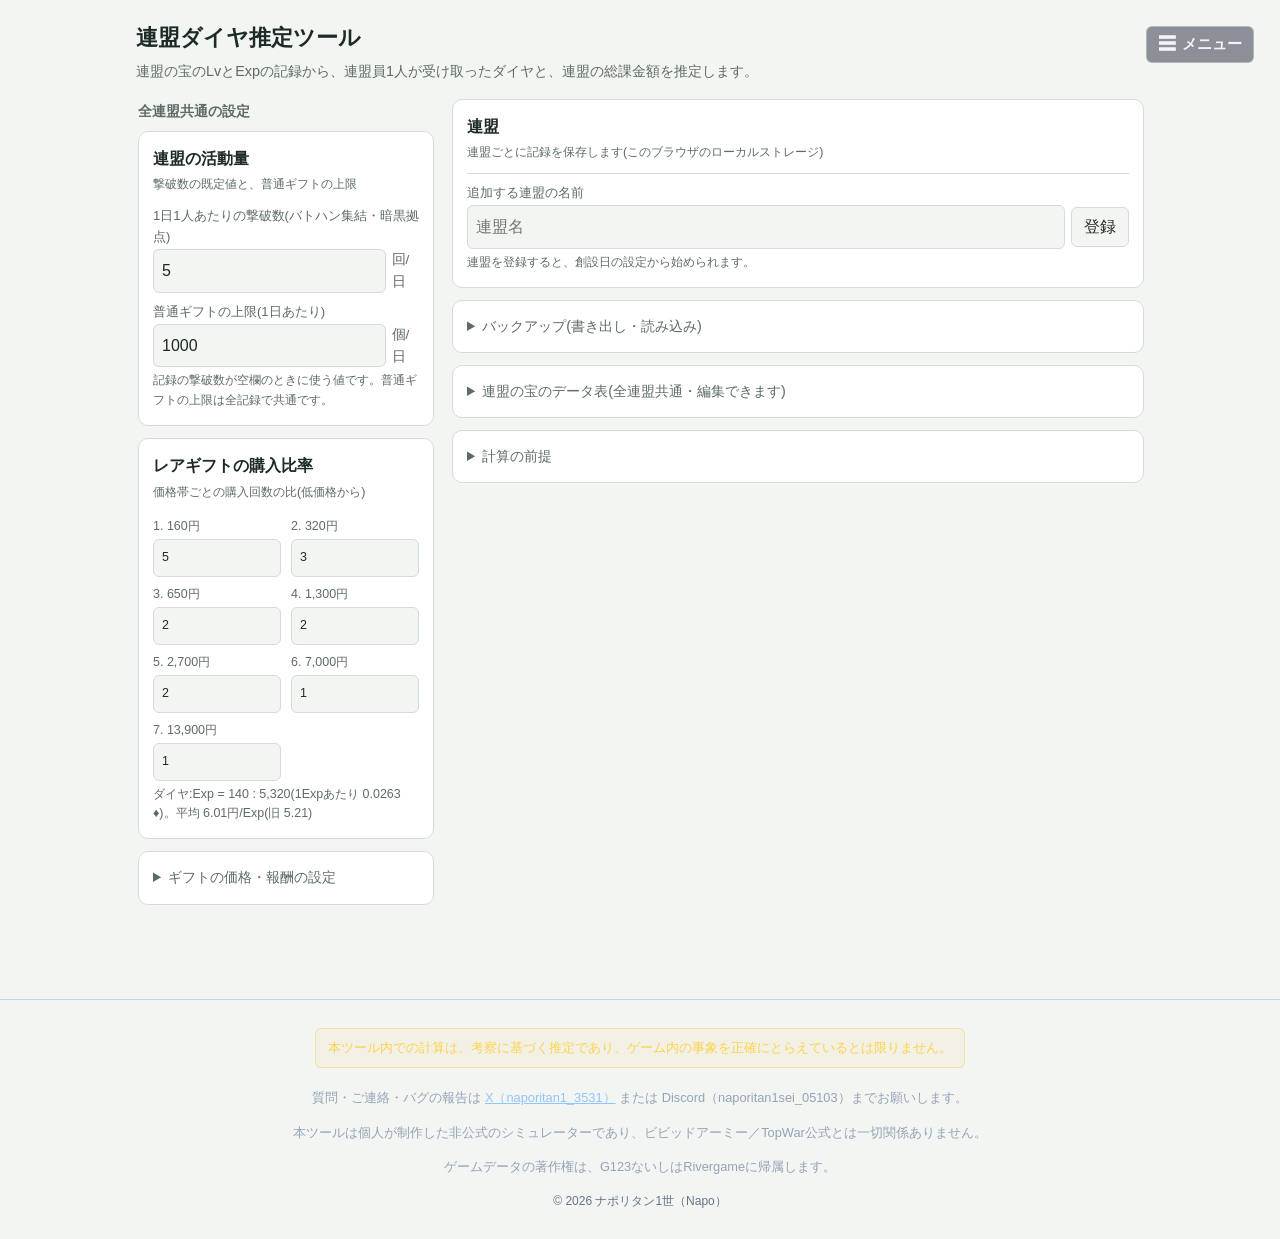
<file: index.html>
<!DOCTYPE html>
<html lang="ja">
<head>
<meta charset="utf-8">
<link rel="stylesheet" href="site-common.css">
<script src="site-common.js" defer></script>
<meta name="viewport" content="width=device-width, initial-scale=1, viewport-fit=cover">
<title>連盟ダイヤ推定ツール</title>
<style>
:root{--bg:#f3f5f2;--panel:#fff;--ink:#1d2a26;--sub:#5d6b66;--line:#d5dcd8;--acc:#0f6b5c;--acc2:#b4521f;--warn:#8a5a00;--warnbg:#fff4d6;--onacc:#fff;
box-sizing:border-box;padding-top:env(safe-area-inset-top,0px);padding-bottom:env(safe-area-inset-bottom,0px)}
@media (prefers-color-scheme:dark){:root:not([data-theme="light"]){--bg:#121815;--panel:#1b2420;--ink:#e6ede9;--sub:#9db0a8;--line:#2e3b36;--acc:#4fc3ad;--acc2:#f09a68;--warn:#f2c76a;--warnbg:#3a3116;--onacc:#0b1512}}
:root[data-theme="dark"]{--bg:#121815;--panel:#1b2420;--ink:#e6ede9;--sub:#9db0a8;--line:#2e3b36;--acc:#4fc3ad;--acc2:#f09a68;--warn:#f2c76a;--warnbg:#3a3116;--onacc:#0b1512}
html{scroll-padding-top:env(safe-area-inset-top,0px)}
*{box-sizing:border-box}
body{margin:0;background:var(--bg);color:var(--ink);font-family:"Noto Sans JP","Hiragino Sans","Yu Gothic",sans-serif;line-height:1.6}
main{max-width:1040px;margin:0 auto;padding:20px 16px 48px}
h1{font-size:1.4rem;margin:0 0 4px}
h2{font-size:1rem;margin:0 0 4px}
p.lead{margin:0 0 16px;color:var(--sub);font-size:.9rem}
.layout{display:grid;grid-template-columns:300px 1fr;gap:16px;align-items:start}
@media (max-width:820px){.layout{grid-template-columns:1fr}}
@media (min-width:821px){aside{position:sticky;top:12px;max-height:calc(100dvh - 24px);overflow-y:auto;padding:2px}}
.asidehd{margin:0 0 8px;font-size:.85rem;font-weight:700;color:var(--sub)}
.pop{border-top:1px solid var(--line);margin-top:10px}
#hRen:empty{display:none}
section,.card{background:var(--panel);border:1px solid var(--line);border-radius:10px;padding:14px;margin-bottom:12px}
.scope{font-size:.78rem;color:var(--sub);margin:0 0 10px}
label{display:block;font-size:.82rem;color:var(--sub);margin-top:8px}
.in{display:flex;align-items:center;gap:6px;margin-top:2px}
.in button{flex:none;white-space:nowrap}
.in span{color:var(--sub);font-size:.85rem;min-width:1.6em}
input,select,textarea{width:100%;padding:8px;font:inherit;color:var(--ink);background:var(--bg);border:1px solid var(--line);border-radius:6px}
textarea{font-size:.8rem;resize:vertical}
input:focus-visible,select:focus-visible,textarea:focus-visible,button:focus-visible,summary:focus-visible{outline:2px solid var(--acc);outline-offset:1px}
.hint{font-size:.78rem;color:var(--sub);margin:4px 0 0;min-height:1.2em}
.row{display:grid;grid-template-columns:repeat(auto-fit,minmax(210px,1fr));gap:12px}
.c{border-left:3px solid var(--line);padding-left:10px}
.c .k{font-size:.8rem;color:var(--sub)}
.c .v{font-size:1.4rem;font-weight:700;font-variant-numeric:tabular-nums}
.c .s{font-size:.8rem;color:var(--sub)}
.hero .c{border-left-width:5px}
.hero .v{font-size:2.4rem;line-height:1.2}
.hero .a{border-color:var(--acc)}.hero .a .v{color:var(--acc)}
.hero .b{border-color:var(--acc2)}.hero .b .v{color:var(--acc2)}
.bar{display:flex;height:10px;border-radius:5px;overflow:hidden;background:var(--line);margin:12px 0 4px}
.bar i{display:block;background:var(--acc)}.bar i+i{background:var(--acc2)}
.legend{font-size:.78rem;color:var(--sub);display:flex;justify-content:space-between}
.warn{background:var(--warnbg);color:var(--warn);border-radius:6px;padding:8px 12px;margin:0 0 12px;font-size:.85rem}
.scroll{overflow-x:auto}
table{border-collapse:collapse;width:100%;font-size:.85rem;font-variant-numeric:tabular-nums}
th,td{border-bottom:1px solid var(--line);padding:5px 6px;text-align:right;white-space:nowrap}
th:first-child,td:first-child{text-align:left;white-space:normal}
td:nth-child(2){color:var(--sub);font-size:.78rem;text-align:left}
td input{padding:4px 6px;min-width:96px;text-align:right}
#tbl td:nth-child(2),#tiers td:nth-child(2),#recTbl td:nth-child(2),#rTbl td:nth-child(2){text-align:right;color:inherit;font-size:inherit}
#recTbl td input[type="date"]{min-width:140px;text-align:left}
#recTbl td:last-child{text-align:center}
#recTbl td.tag{color:var(--sub);font-size:.8rem}
#recTbl tr.fd td{background:color-mix(in srgb,var(--acc) 8%,transparent)}
#rTbl td:first-child{white-space:nowrap}
#rTbl tr.dim td{opacity:.45}
.mix{display:grid;grid-template-columns:repeat(2,1fr);gap:4px 10px}
.mix label{margin-top:4px;font-size:.78rem}
button{font:inherit;padding:6px 12px;border:1px solid var(--line);border-radius:6px;background:var(--bg);color:var(--ink);cursor:pointer}
button:disabled{opacity:.5;cursor:not-allowed}
.rowbtn{padding:3px 8px;font-size:.8rem}
.sep{border-top:1px solid var(--line);margin:14px 0 0}
.btns{display:flex;gap:8px;flex-wrap:wrap;margin:10px 0 0}
details{margin-top:8px}
summary{cursor:pointer;color:var(--sub);font-size:.9rem}
ul.note{margin:8px 0 0;padding-left:1.2em;color:var(--sub);font-size:.8rem}
@media (max-width:820px){aside{order:2}}
</style>
</head>
<body>
<main>
<h1>連盟ダイヤ推定ツール</h1>
<p class="lead">連盟の宝のLvとExpの記録から、連盟員1人が受け取ったダイヤと、連盟の総課金額を推定します。</p>
<div class="layout">
<aside>
<p class="asidehd">全連盟共通の設定</p>
<section>
<h2>連盟の活動量</h2><p class="scope">撃破数の既定値と、普通ギフトの上限</p>
<label for="kill">1日1人あたりの撃破数(バトハン集結・暗黒拠点)</label><div class="in"><input type="number" id="kill" min="0" value="5"><span>回/日</span></div>
<label for="cap">普通ギフトの上限(1日あたり)</label><div class="in"><input type="number" id="cap" min="0" value="1000"><span>個/日</span></div>
<p class="hint">記録の撃破数が空欄のときに使う値です。普通ギフトの上限は全記録で共通です。</p>
</section>
<section>
<h2>レアギフトの購入比率</h2><p class="scope">価格帯ごとの購入回数の比(低価格から)</p>
<div class="mix" id="mix"></div>
<p class="hint" id="hMix"></p>
</section>
<details class="card">
<summary>ギフトの価格・報酬の設定</summary>
<div class="scroll"><table id="tiers"></table></div>
<label>価格改定日<div class="in"><input type="date" id="cut" value="2024-04-27"></div></label>
</details>
</aside>

<div>
<section>
<h2>連盟</h2><p class="scope">連盟ごとに記録を保存します(このブラウザのローカルストレージ)</p>
<div id="allyManage" hidden>
<div class="in"><select id="allySel" aria-label="登録済みの連盟"></select></div>
<div class="btns"><button type="button" id="allyRenBtn" aria-expanded="false">名前を変更</button><button type="button" id="allyAddBtn" aria-expanded="false">新しい連盟を追加</button><button type="button" id="allyDel">この連盟を削除</button></div>
</div>
<div id="renForm" class="pop" hidden>
<label for="allyName">新しい連盟名</label>
<div class="in"><input type="text" id="allyName" autocomplete="off"><button type="button" id="allyRen" disabled>変更</button><button type="button" id="renCancel">やめる</button></div>
</div>
<div id="addForm" class="pop" hidden>
<label for="newName">追加する連盟の名前</label>
<div class="in"><input type="text" id="newName" placeholder="連盟名" autocomplete="off"><button type="button" id="allyAdd">登録</button><button type="button" id="addCancel">やめる</button></div>
</div>
<p class="hint" id="hRen"></p>
<p class="hint" id="noAlly">連盟を登録すると、創設日の設定から始められます。</p>
</section>

<section id="foundCard" hidden>
<h2>創設日を設定</h2><p class="scope">まず連盟ができた日を入力してください。この日を累計Exp 0(連盟の宝Lv1・Exp 0)の起点にして、あとの記録と結びつけます</p>
<label for="fdIn">創設日</label><div class="in"><input type="date" id="fdIn"></div>
<label for="fmIn">創設時のアクティブ人数(任意)</label><div class="in"><input type="number" id="fmIn" min="1" step="1"><span>人</span></div>
<p class="hint">空欄のときは、最初の記録の人数を使います。</p>
<div class="btns"><button type="button" id="fdSet" disabled>創設日を設定</button></div>
</section>

<div id="recBody" hidden>
<section>
<h2>記録</h2><p class="scope">ある時点の連盟の宝のLvとExp(ゲーム画面の表示のまま)と、そのときのアクティブ人数（毎日ギフトを受け取ってる人数）を記録します。1行目は創設日で、累計Expは0です</p>
<div class="scroll"><table id="recTbl"></table></div>
<div class="btns"><button type="button" id="recAdd">記録を追加</button></div>
<p class="hint" id="recHint"></p>
</section>
<section>
<h2>推定する期間</h2><p class="scope">記録の日付から選ぶか、日付を指定します。指定した日が記録と記録のあいだにあるときは、前後の記録を直線で結んで推定します</p>
<div class="row">
<div><label for="pfSel">開始日</label><div class="in"><select id="pfSel"></select></div><div class="in"><input type="date" id="pf" hidden aria-label="開始日を指定"></div></div>
<div><label for="ptSel">終了日</label><div class="in"><select id="ptSel"></select></div><div class="in"><input type="date" id="pt" hidden aria-label="終了日を指定"></div></div>
</div>
<div class="btns"><button type="button" id="pAll">全期間にする</button></div>
<p class="hint" id="hPeriod"></p>
</section>
<div id="rWarns"></div>
<div class="row hero card" id="rHero"></div>
<section>
<h2>連盟員1人が受け取ったダイヤ</h2><p class="scope">推定期間の合計と、1日あたり</p>
<div class="row" id="rDia"></div>
<div class="bar" id="rBar"></div><div class="legend" id="rLegend"></div>
</section>
<section>
<h2>区間ごとの内訳</h2><p class="scope">記録と記録のあいだを1区間として計算し、推定期間に含まれる日数の分だけ表示しています。Exp・ダイヤは区間内で毎日同じペースで増えたものとして日割りします</p>
<div class="scroll"><table id="rTbl"></table></div>
</section>
</div>
<details class="card" id="bkBox"><summary>バックアップ(書き出し・読み込み)</summary>
<p class="scope">ローカルストレージはこのブラウザにだけ保存されます。別の端末へ移すときや、念のための控えに使えます</p>
<textarea id="bk" rows="5" aria-label="バックアップ用のテキスト" spellcheck="false"></textarea>
<div class="btns"><button type="button" id="bkOut">書き出す</button><button type="button" id="bkIn">この内容で置き換える</button></div>
<p class="hint" id="hBk"></p>
</details>

<details class="card"><summary>連盟の宝のデータ表(全連盟共通・編集できます)</summary>
<div class="scroll"><table id="tbl"></table></div>
<p><button id="add" type="button">レベルを追加</button></p></details>
<details class="card"><summary>計算の前提</summary>
<ul class="note">
<li>連盟の宝のLv1〜17 は vividarmy.net、Lv18〜23 は提供データです。カギとExpは 1:1 で貯まり、開封回数は「そのレベルで増えたExp ÷ 開封カギpt」で求めています。</li>
<li>普通ギフトは ダイヤなし・Expとカギが3ずつ。1日の個数は「人数×撃破数」を上限で頭打ちにし、全員が受け取るものとして計算しています。</li>
<li>レアギフトのダイヤ還元率と円/Expは、購入比率で重み付けした平均です。改定日は「それ以降」として新価格に含めます。</li>
<li>創設日は累計Exp 0(連盟の宝Lv1・Exp 0)の記録として扱います。創設日のアクティブ人数は空欄でもよく、その場合は最初の記録の人数を使います。</li>
<li>記録と記録のあいだ(区間)ごとに、人数と撃破数は両端の記録の平均値を使います。連盟の宝のダイヤは、区間の両端の累計Expから求めた差です。</li>
<li>推定期間が区間の途中から始まる・終わる場合は、その区間のExp・ダイヤを日数の割合で按分します。記録のない期間は推定できません。</li>
</ul></details>
</div>
</div>
</main>
<script>
const DATA=[[1500000,450000,75],[2250000,525000,85],[3150000,600000,100],[4200000,675000,115],[5400000,750000,130],[6750000,825000,145],[8250000,900000,160],[10500000,975000,175],[12600000,1050000,190],[15000000,1500000,275],[18000000,1650000,305],[22500000,1800000,335],[28500000,1950000,365],[36000000,2100000,395],[45000000,2250000,430],[57000000,2400000,460],[75000000,2550000,495],[97500000,2700000,525],[123000000,2850000,560],[130000000,3300000,655],[180000000,3600000,720],[218000000,3900000,780],[263000000,4200000,850],[null,null,null]];
const TIERS=[[160,120,5,20,5],[320,240,5,40,3],[650,600,10,100,2],[1300,1100,10,200,2],[2700,2440,10,450,2],[7000,6100,20,1200,1],[13900,12000,20,2400,1]];
const KEY='allianceDiaTool.v1';
const FD='__fd';
const $=id=>document.getElementById(id);
const fmtD=d=>d.getFullYear()+'-'+String(d.getMonth()+1).padStart(2,'0')+'-'+String(d.getDate()).padStart(2,'0');
const utc=s=>{const [y,m,d]=s.split('-').map(Number);return Date.UTC(y,m-1,d)};
const fmtU=t=>new Date(t).toISOString().slice(0,10);
const n0=x=>Math.round(x).toLocaleString('ja-JP');
const n1=x=>x.toLocaleString('ja-JP',{maximumFractionDigits:1});
const n2=x=>x.toLocaleString('ja-JP',{maximumFractionDigits:2});
const n4=x=>x.toLocaleString('ja-JP',{maximumFractionDigits:4});
const esc=s=>String(s).replace(/[&<>"']/g,c=>({'&':'&amp;','<':'&lt;','>':'&gt;','"':'&quot;',"'":'&#39;'}[c]));
const uid=()=>Date.now().toString(36)+Math.random().toString(36).slice(2,7);
const numOrNull=v=>(v===null||v===undefined||v===''||!Number.isFinite(Number(v)))?null:Number(v);
const isDate=s=>typeof s==='string'&&/^\d{4}-\d\d-\d\d$/.test(s);
const card=(k,v,s,cls)=>`<div class="c ${cls||''}"><div class="k">${k}</div><div class="v">${v}</div><div class="s">${s||''}</div></div>`;

/* ---------- 保存データ ---------- */
let S={cur:null,allies:[],cfg:null};
let ready=false;
const cleanAlly=a=>({id:String(a&&a.id||uid()),name:String(a&&a.name||''),
  fd:isDate(a&&a.fd)?a.fd:'',fm:numOrNull(a&&a.fm),fk:numOrNull(a&&a.fk),
  pf:isDate(a&&a.pf)?a.pf:'',pt:isDate(a&&a.pt)?a.pt:'',pfc:!!(a&&a.pfc),ptc:!!(a&&a.ptc),
  recs:(a&&Array.isArray(a.recs)?a.recs:[]).map(r=>({id:String(r&&r.id||uid()),date:isDate(r&&r.date)?r.date:'',lv:numOrNull(r&&r.lv),exp:numOrNull(r&&r.exp),mem:numOrNull(r&&r.mem),kill:numOrNull(r&&r.kill)}))});
function load(){
  try{
    const s=JSON.parse(localStorage.getItem(KEY)||'null');
    if(s&&typeof s==='object'){
      S.allies=Array.isArray(s.allies)?s.allies.map(cleanAlly):[];
      S.cur=S.allies.some(a=>a.id===s.cur)?s.cur:(S.allies[0]?S.allies[0].id:null);
      S.cfg=s.cfg&&typeof s.cfg==='object'?s.cfg:null;
    }
  }catch(e){}
}
function cfgNow(){
  return{kill:$('kill').value,cap:$('cap').value,cut:$('cut').value,data:rows(),
    tiers:[...document.querySelectorAll('#tiers tr')].slice(1).map(tr=>[...tr.querySelectorAll('input')].map(x=>x.value)),
    w:[...document.querySelectorAll('#mix input')].map(x=>x.value)};
}
function save(){
  if(ready)S.cfg=cfgNow();
  try{localStorage.setItem(KEY,JSON.stringify({cur:S.cur,allies:S.allies,cfg:S.cfg}))}catch(e){}
}
function applyCfg(c){
  if(!c)return;
  if(Array.isArray(c.data)&&c.data.length&&c.data.every(r=>Array.isArray(r)&&r.length===3)){DATA.length=0;c.data.forEach(r=>DATA.push(r.map(numOrNull)))}
  if(Array.isArray(c.tiers)&&c.tiers.length===TIERS.length)c.tiers.forEach((t,i)=>{for(let j=0;j<4;j++){const v=numOrNull(t&&t[j]);if(v!=null)TIERS[i][j]=v}});
  if(Array.isArray(c.w)&&c.w.length===TIERS.length)c.w.forEach((v,i)=>{const x=numOrNull(v);if(x!=null)TIERS[i][4]=x});
  ['kill','cap'].forEach(k=>{if(numOrNull(c[k])!=null)$(k).value=c[k]});
  if(isDate(c.cut))$('cut').value=c.cut;
}
const cur=()=>S.allies.find(a=>a.id===S.cur)||null;

/* ---------- 共通の表 ---------- */
function buildTable(){
  let h='<tr><th>連盟の宝のLv</th><th>次Lv Exp</th><th>開封カギpt</th><th>ダイヤ(♦)</th></tr>';
  DATA.forEach((r,i)=>{h+=`<tr><td>${i+1}</td>`+r.map((v,j)=>`<td><input type="number" min="0" data-r="${i}" data-c="${j}" value="${v??''}" aria-label="連盟の宝Lv${i+1}の${['次Lv Exp','開封カギpt','ダイヤ'][j]}"></td>`).join('')+'</tr>'});
  $('tbl').innerHTML=h;
}
function rows(){const o=[];document.querySelectorAll('#tbl tr').forEach((tr,i)=>{if(i)o.push([...tr.querySelectorAll('input')].map(x=>x.value===''?null:Number(x.value)))});return o}
function buildTiers(){
  let h='<tr><th>新価格(円)</th><th>旧価格(円)</th><th>ダイヤ</th><th>Exp・カギ</th></tr>';
  TIERS.forEach((t,i)=>{h+='<tr>'+t.slice(0,4).map((v,j)=>`<td><input type="number" min="0" data-t="${i}" data-j="${j}" value="${v}" aria-label="${i+1}段目の${['新価格','旧価格','ダイヤ','Exp・カギ'][j]}"></td>`).join('')+'</tr>'});
  $('tiers').innerHTML=h;
  $('mix').innerHTML=TIERS.map((t,i)=>`<label>${i+1}. <span id="mx${i}"></span><div class="in"><input type="number" min="0" step="0.1" data-w="${i}" value="${t[4]}" aria-label="${i+1}段目の購入比率"></div></label>`).join('');
}
function tiers(){
  const T=[...document.querySelectorAll('#tiers tr')].slice(1).map(tr=>[...tr.querySelectorAll('input')].map(x=>Number(x.value)||0));
  const w=[...document.querySelectorAll('#mix input')].map(x=>Math.max(0,Number(x.value)||0));
  return T.map((t,i)=>({np:t[0],op:t[1],d:t[2],x:t[3],w:w[i]}));
}
function common(){
  const T=tiers();
  T.forEach((x,i)=>{$('mx'+i).textContent=n0(x.np)+'円'});
  const sw=T.reduce((a,x)=>a+x.w,0),wX=T.reduce((a,x)=>a+x.w*x.x,0),wD=T.reduce((a,x)=>a+x.w*x.d,0);
  const wN=T.reduce((a,x)=>a+x.w*x.np,0),wO=T.reduce((a,x)=>a+x.w*x.op,0);
  const dpe=wX>0?wD/wX:0,yN=wX>0?wN/wX:0,yO=wX>0?wO/wX:0;
  $('hMix').textContent=wX>0?`ダイヤ:Exp = ${n1(wD)} : ${n0(wX)}(1Expあたり ${n4(dpe)} ♦)。平均 ${n2(yN)}円/Exp(旧 ${n2(yO)})`:'購入比率を入力してください';
  return{sw,wX,wD,dpe,yN,yO};
}
/* ある連盟の宝のLv・Expまでの累計Expと、連盟の宝から受け取った累計ダイヤ */
function prog(R,L,e,W){
  let cum=0,chest=0;
  for(let k=1;k<=L;k++){
    const r=R[k-1]||[null,null,null],g=k<L?r[0]:e;
    if(g==null){W.add(`連盟の宝Lv${k} の「次Lv Exp」が未入力のため、累計Expを正しく計算できません。`);return null}
    cum+=g;
    if(r[1]&&r[2]!=null)chest+=g/r[1]*r[2];
    else W.add(`連盟の宝Lv${k} のカギpt・ダイヤが未入力のため、このレベルの宝のダイヤは含めていません。`);
  }
  return{cum,chest};
}

/* ---------- 連盟・記録 ---------- */
const validRec=r=>isDate(r.date)&&Number.isInteger(r.lv)&&r.lv>=1&&r.exp!=null&&r.exp>=0&&r.mem!=null&&r.mem>0;
const sortRecs=a=>{a.recs.sort((x,y)=>(x.date||'9999').localeCompare(y.date||'9999'))};
function renState(){
  const a=cur(),v=$('allyName').value.trim();
  $('allyRen').disabled=!a||!v||v===a.name;
}
function showForm(which,focus=true){
  const a=cur();
  $('renForm').hidden=which!=='ren';$('addForm').hidden=which!=='add';
  $('allyRenBtn').setAttribute('aria-expanded',String(which==='ren'));
  $('allyAddBtn').setAttribute('aria-expanded',String(which==='add'));
  if(which==='ren'){$('allyName').value=a?a.name:'';renState();if(focus){$('allyName').focus();$('allyName').select()}}
  if(which==='add'){$('newName').value='';if(focus)$('newName').focus()}
}
function renderAlly(){
  const sel=$('allySel'),a=cur();
  sel.innerHTML=S.allies.map(x=>`<option value="${esc(x.id)}">${esc(x.name||'(名称なし)')}</option>`).join('');
  if(a)sel.value=a.id;
  $('allyManage').hidden=!a;
  $('hRen').textContent='';
  $('noAlly').hidden=!!a;
  $('addCancel').hidden=!a;
  showForm(a?null:'add',false);
  const hasFd=!!(a&&isDate(a.fd));
  $('foundCard').hidden=!(a&&!hasFd);
  $('recBody').hidden=!hasFd;
  if(a&&!hasFd){$('fdIn').value='';$('fmIn').value='';$('fdSet').disabled=true}
  buildPeriod();buildRec();
}
function buildRec(){
  const a=cur();
  if(!a||!isDate(a.fd)){$('recTbl').innerHTML='';return}
  let h='<tr><th>日付</th><th>連盟の宝のLv</th><th>Exp(M)</th><th>アクティブ人数</th><th>撃破数/日(空欄=既定)</th><th>累計Exp(M)</th><th></th></tr>';
  h+=`<tr class="fd" data-id="${FD}"><td><input type="date" data-f="fd" value="${esc(a.fd)}" aria-label="創設日"></td><td>1</td><td>0</td>`+
    `<td><input type="number" min="1" step="1" data-f="fm" value="${a.fm??''}" placeholder="任意" aria-label="創設日のアクティブ人数(任意)"></td>`+
    `<td><input type="number" min="0" step="0.1" data-f="fk" value="${a.fk??''}" aria-label="創設日の撃破数"></td>`+
    `<td data-cum="${FD}">0</td><td class="tag">創設日</td></tr>`;
  a.recs.forEach((r,i)=>{
    const n=i+1;
    h+=`<tr data-id="${esc(r.id)}">`+
    `<td><input type="date" data-f="date" value="${esc(r.date)}" aria-label="記録${n}の日付"></td>`+
    `<td><input type="number" min="1" step="1" data-f="lv" value="${r.lv??''}" aria-label="記録${n}の連盟の宝のLv"></td>`+
    `<td><input type="number" min="0" step="0.01" data-f="exp" value="${r.exp??''}" aria-label="記録${n}のExp(M)"></td>`+
    `<td><input type="number" min="1" step="1" data-f="mem" value="${r.mem??''}" aria-label="記録${n}のアクティブ人数"></td>`+
    `<td><input type="number" min="0" step="0.1" data-f="kill" value="${r.kill??''}" aria-label="記録${n}の撃破数"></td>`+
    `<td data-cum="${esc(r.id)}">-</td>`+
    `<td><button type="button" class="rowbtn" data-del="${esc(r.id)}" aria-label="記録${n}を削除">削除</button></td></tr>`;
  });
  $('recTbl').innerHTML=h;
  $('recHint').textContent=a.recs.length?'撃破数を空欄にすると、左の「連盟の活動量」の値を使います。':'創設日のあとの記録を追加してください。連盟の宝のLvとExpは、ゲーム画面の表示のまま入力します。';
}
/* 推定期間の選択肢: 創設日と記録の日付 */
function anchors(a){
  const out=[],seen=new Set();
  if(isDate(a.fd)){out.push({d:a.fd,l:`${a.fd}(創設日)`});seen.add(a.fd)}
  a.recs.filter(r=>isDate(r.date)).forEach(r=>{if(!seen.has(r.date)){seen.add(r.date);out.push({d:r.date,l:`${r.date}(連盟の宝Lv${r.lv??'?'})`})}});
  return out.sort((x,y)=>x.d.localeCompare(y.d));
}
function edgeOf(a,k){const A=anchors(a);return A.length?(k==='pf'?A[0].d:A[A.length-1].d):''}
function buildPeriod(){
  const a=cur();
  for(const k of ['pf','pt']){
    const sel=$(k+'Sel'),inp=$(k);
    if(!a){sel.innerHTML='';inp.hidden=true;continue}
    const A=anchors(a),v=a[k]||edgeOf(a,k);
    const custom=a[k+'c']||!A.some(x=>x.d===v);
    sel.innerHTML=A.map(x=>`<option value="${x.d}">${esc(x.l)}</option>`).join('')+'<option value="__custom">日付を指定…</option>';
    sel.value=custom?'__custom':v;
    inp.hidden=!custom;
    inp.value=custom?(a[k]||''):'';
  }
}
function calcRec(g){
  const a=cur();
  if(!a||!isDate(a.fd))return;
  const R=rows(),W=new Set();
  const K0=Math.max(0,Number($('kill').value)||0),cap=Math.max(0,Number($('cap').value)||0),cut=utc($('cut').value);
  const fdT=utc(a.fd);
  const bad=a.recs.filter(r=>!validRec(r)).length;
  if(bad)W.add(`${bad}件の記録に未入力か不正な値があるため、計算から除外しています。`);
  let ok=a.recs.filter(validRec).map(r=>({...r,t:utc(r.date)}));
  const early=ok.filter(r=>r.t<fdT).length;
  if(early)W.add(`創設日(${a.fd})より前の記録が${early}件あるため、計算から除外しています。`);
  ok=ok.filter(r=>r.t>=fdT).sort((x,y)=>x.t-y.t);
  ok.forEach(r=>{
    r.p=prog(R,r.lv,r.exp*1e6,W);
    const cu=R[r.lv-1];
    if(cu&&cu[0]!=null&&r.exp*1e6>cu[0])W.add(`${r.date} の記録: Expが連盟の宝Lv${r.lv} の必要Expを超えています。`);
  });
  const recs=[{id:FD,date:a.fd,t:fdT,lv:1,exp:0,mem:a.fm>0?a.fm:null,kill:a.fk,p:{cum:0,chest:0}},...ok];
  document.querySelectorAll('[data-cum]').forEach(el=>{
    const m=recs.find(x=>x.id===el.dataset.cum);
    el.textContent=m&&m.p?n2(m.p.cum/1e6):'-';
  });
  const showWarns=()=>{$('rWarns').innerHTML=[...W].map(w=>`<p class="warn">${esc(w)}</p>`).join('')};
  const empty=msg=>{
    showWarns();
    $('rHero').innerHTML=card('連盟員1人が受け取るダイヤ(1日あたり)','-',msg,'a')+card('連盟の総課金額(1日あたり)','-','','b');
    $('rDia').innerHTML='';$('rBar').innerHTML='';$('rLegend').innerHTML='';$('rTbl').innerHTML='';$('hPeriod').textContent='';
  };
  if(recs.length<2){empty('創設日のあとの記録が1件以上あると推定できます');return}
  const first=recs[0].t,last=recs[recs.length-1].t;
  const pf=a.pf?utc(a.pf):first,pt=a.pt?utc(a.pt):last;
  if((a.pf&&pf<first)||(a.pt&&pt>last))W.add(`記録のある期間(${fmtU(first)}〜${fmtU(last)})の外は推定できないため、範囲内だけを対象にしています。`);
  const from=Math.max(pf,first),to=Math.min(pt,last);
  if(!(to>from)){
    W.add('推定する期間が記録のある期間と重なっていません。開始日と終了日を確認してください。');
    empty('推定する期間を確認してください');return;
  }
  const out=[],tot={days:0,exp:0,norm:0,rare:0,chest:0,gift:0,yen:0};
  for(let i=0;i+1<recs.length;i++){
    const A=recs[i],B=recs[i+1],days=(B.t-A.t)/864e5;
    if(days<=0){W.add(`${A.date} に複数の記録があります。日付を変えるか、不要な記録を削除してください。`);continue}
    if(!A.p||!B.p)continue;
    const d=B.p.cum-A.p.cum;
    if(d<0){W.add(`${A.date}〜${B.date}: 後の記録のほうが累計Expが少なくなっています。連盟の宝のLvとExpを確認してください。`);continue}
    const ms=[A.mem,B.mem].filter(x=>x!=null),m=ms.reduce((s,x)=>s+x,0)/ms.length;
    const k=(Math.max(0,A.kill??K0)+Math.max(0,B.kill??K0))/2;
    const gpd=Math.min(m*k,cap),norm=days*gpd*3*m;
    let rare=d-norm;
    if(rare<0){W.add(`${A.date}〜${B.date}: 普通ギフトのExpが増加Expを超えています。人数や撃破数を見直してください。`);rare=0}
    const rareP=rare/m,chestD=B.p.chest-A.p.chest;
    const os=Math.max(A.t,from),oe=Math.min(B.t,to),span=Math.max(0,oe-os);
    const ov=span/864e5,f=ov/days;
    const dB=Math.min(span,Math.max(0,Math.min(oe,cut)-os))/864e5,dA=ov-dB;
    const yen=rareP*(g.yO*dB+g.yN*dA)/days;
    const o={A,B,days,ov,m,k,d:d*f,norm:norm*f,rare:rare*f,chest:chestD*f,gift:rareP*g.dpe*f,yen};
    out.push(o);
    tot.days+=ov;tot.exp+=o.d;tot.norm+=o.norm;tot.rare+=o.rare;tot.chest+=o.chest;tot.gift+=o.gift;tot.yen+=o.yen;
  }
  if(!(tot.days>0)){empty('計算できる区間がありません');return}
  showWarns();
  $('hPeriod').textContent=`対象: ${fmtU(from)}〜${fmtU(to)}(${n0((to-from)/864e5)}日間)`+(Math.abs(tot.days-(to-from)/864e5)>1e-9?`。うち計算できたのは ${n0(tot.days)}日分です`:'');
  const dia=tot.chest+tot.gift,D=tot.days;
  $('rHero').innerHTML=card('連盟員1人が受け取るダイヤ(1日あたり)',n1(dia/D)+' ♦',`期間合計 ${n0(dia)} ♦`,'a')+card('連盟の総課金額(1日あたり)',n0(tot.yen/D)+' 円',`期間合計 ${n0(tot.yen)} 円`,'b');
  $('rDia').innerHTML=card('連盟の宝',n0(tot.chest)+' ♦',`1日あたり ${n1(tot.chest/D)} ♦`)+card('レアギフト',n0(tot.gift)+' ♦',`1日あたり ${n1(tot.gift/D)} ♦`);
  const pc=dia>0?tot.chest/dia*100:0;
  $('rBar').innerHTML=`<i style="width:${pc}%"></i><i style="width:${100-pc}%"></i>`;
  $('rLegend').innerHTML=`<span>連盟の宝 ${n0(pc)}%</span><span>レアギフト ${n0(100-pc)}%</span>`;
  let h='<tr><th>区間</th><th>対象日数</th><th>平均人数</th><th>平均撃破/日</th><th>増加Exp(M)</th><th>普通ギフトExp(M)</th><th>レアExp(M)</th><th>宝♦/人</th><th>レア♦/人</th><th>課金(円)</th></tr>';
  out.forEach(o=>{h+=`<tr class="${o.ov>0?'':'dim'}"><td>${o.A.date}〜${o.B.date}</td><td>${n0(o.ov)}/${n0(o.days)}日</td><td>${n1(o.m)}</td><td>${n1(o.k)}</td><td>${n2(o.d/1e6)}</td><td>${n2(o.norm/1e6)}</td><td>${n2(o.rare/1e6)}</td><td>${n0(o.chest)}</td><td>${n0(o.gift)}</td><td>${n0(o.yen)}</td></tr>`});
  h+=`<tr><th>合計</th><th>${n0(D)}日</th><th></th><th></th><th>${n2(tot.exp/1e6)}</th><th>${n2(tot.norm/1e6)}</th><th>${n2(tot.rare/1e6)}</th><th>${n0(tot.chest)}</th><th>${n0(tot.gift)}</th><th>${n0(tot.yen)}</th></tr>`;
  $('rTbl').innerHTML=h;
}
function calc(){calcRec(common())}

/* ---------- 操作 ---------- */
function arm(btn,fn,armText){
  if(btn.dataset.armed){clearTimeout(btn._t);delete btn.dataset.armed;btn.textContent=btn.dataset.label;fn();return}
  btn.dataset.label=btn.textContent;btn.dataset.armed='1';btn.textContent=armText||'もう一度押すと削除';
  btn._t=setTimeout(()=>{delete btn.dataset.armed;btn.textContent=btn.dataset.label},3000);
}
document.addEventListener('input',e=>{
  const t=e.target,a=cur();
  if(t.closest&&t.closest('#recTbl')&&a){
    const tr=t.closest('tr'),f=t.dataset.f;
    if(tr&&tr.dataset.id===FD){
      if(f==='fd')a.fd=t.value;else if(f==='fm')a.fm=numOrNull(t.value);else if(f==='fk')a.fk=numOrNull(t.value);
    }else{
      const r=tr&&a.recs.find(x=>x.id===tr.dataset.id);
      if(r&&f)r[f]=f==='date'?t.value:numOrNull(t.value);
    }
    if(f==='date'||f==='fd'||f==='lv')buildPeriod();
  }else if(t.id==='allyName'){$('hRen').textContent='';renState();return}
  else if(t.id==='fdIn'){$('fdSet').disabled=!isDate(t.value);return}
  else if(t.id==='fmIn'){return}
  else if(t.id==='newName'){return}
  else if(t.id==='pf'&&a)a.pf=t.value;
  else if(t.id==='pt'&&a)a.pt=t.value;
  save();calc();
});
document.addEventListener('change',e=>{
  const t=e.target,a=cur();
  if(t.id==='allySel'){S.cur=t.value;renderAlly();save();calc();return}
  if((t.id==='pfSel'||t.id==='ptSel')&&a){
    const k=t.id.slice(0,2);
    if(t.value==='__custom'){a[k+'c']=true;a[k]=a[k]||edgeOf(a,k)}
    else{a[k+'c']=false;a[k]=t.value}
    buildPeriod();save();calc();return;
  }
  if(t.dataset&&t.dataset.f==='date'&&t.closest('#recTbl')&&a){
    const before=a.recs.map(r=>r.id).join();
    sortRecs(a);
    if(a.recs.map(r=>r.id).join()!==before)buildRec();
    save();calc();
  }
});
document.addEventListener('click',e=>{
  const b=e.target.closest&&e.target.closest('button');
  if(!b)return;
  if(b.dataset.del){
    arm(b,()=>{const a=cur();if(!a)return;a.recs=a.recs.filter(r=>r.id!==b.dataset.del);buildRec();buildPeriod();save();calc()},'本当に?');
  }
});
document.addEventListener('keydown',e=>{
  if(e.isComposing||e.keyCode===229)return;
  if(e.key==='Escape'&&(e.target.id==='allyName'||(e.target.id==='newName'&&cur()))){showForm(null);return}
  if(e.key!=='Enter')return;
  if(e.target.id==='allyName')$('allyRen').click();
  else if(e.target.id==='newName')$('allyAdd').click();
});
$('allyRenBtn').onclick=()=>showForm($('renForm').hidden?'ren':null);
$('allyAddBtn').onclick=()=>showForm($('addForm').hidden?'add':null);
$('renCancel').onclick=()=>showForm(null);
$('addCancel').onclick=()=>showForm(null);
$('allyAdd').onclick=()=>{
  const v=$('newName').value.trim();
  const a=cleanAlly({id:uid(),name:v||`連盟${S.allies.length+1}`});
  S.allies.push(a);S.cur=a.id;$('newName').value='';
  renderAlly();save();calc();
  $('fdIn').focus();
};
$('allyRen').onclick=()=>{
  const a=cur(),v=$('allyName').value.trim();
  if(!a||!v)return;
  a.name=v;
  const o=$('allySel').selectedOptions[0];if(o)o.textContent=v;
  showForm(null);$('hRen').textContent='名前を変更しました。';
  save();
};
$('allyDel').onclick=e=>{
  arm(e.currentTarget,()=>{
    S.allies=S.allies.filter(a=>a.id!==S.cur);
    S.cur=S.allies[0]?S.allies[0].id:null;
    renderAlly();save();calc();
  });
};
$('fdSet').onclick=()=>{
  const a=cur(),d=$('fdIn').value;
  if(!a||!isDate(d))return;
  const m=numOrNull($('fmIn').value);
  a.fd=d;a.fm=m>0?m:null;a.fk=null;
  renderAlly();save();calc();
  $('recAdd').focus();
};
$('recAdd').onclick=()=>{
  const a=cur();if(!a)return;
  const dated=a.recs.filter(r=>r.date);
  const l=dated.length?dated[dated.length-1]:null;
  const r={id:uid(),date:fmtD(new Date()),lv:l?l.lv:null,exp:l?l.exp:null,mem:l?l.mem:(a.fm>0?a.fm:null),kill:l?l.kill:null};
  a.recs.push(r);sortRecs(a);buildRec();buildPeriod();save();calc();
  const el=document.querySelector(`#recTbl tr[data-id="${r.id}"] input`);
  if(el)el.focus();
};
$('pAll').onclick=()=>{const a=cur();if(!a)return;a.pf=a.pt='';a.pfc=a.ptc=false;buildPeriod();save();calc()};
$('add').onclick=()=>{const r=rows();DATA.length=0;r.forEach(x=>DATA.push(x));DATA.push([null,null,null]);buildTable();save();calc()};
$('bkOut').onclick=()=>{
  $('bk').value=JSON.stringify({v:2,cur:S.cur,allies:S.allies,cfg:cfgNow()},null,1);
  $('bk').select();
  $('hBk').textContent='書き出しました。テキストをコピーして保管してください。';
};
$('bkIn').onclick=()=>{
  try{
    const o=JSON.parse($('bk').value);
    if(!o||!Array.isArray(o.allies))throw new Error('format');
    S.allies=o.allies.map(cleanAlly);
    S.cur=S.allies.some(a=>a.id===o.cur)?o.cur:(S.allies[0]?S.allies[0].id:null);
    if(o.cfg&&typeof o.cfg==='object'){applyCfg(o.cfg);buildTable();buildTiers()}
    renderAlly();save();calc();
    $('hBk').textContent=`読み込みました(連盟 ${S.allies.length} 件)。`;
  }catch(err){
    $('hBk').textContent='読み込めませんでした。書き出したテキストをそのまま貼り付けてください。';
  }
};

load();applyCfg(S.cfg);
buildTable();buildTiers();
ready=true;
renderAlly();calc();
</script>
</body>
</html>
</file>
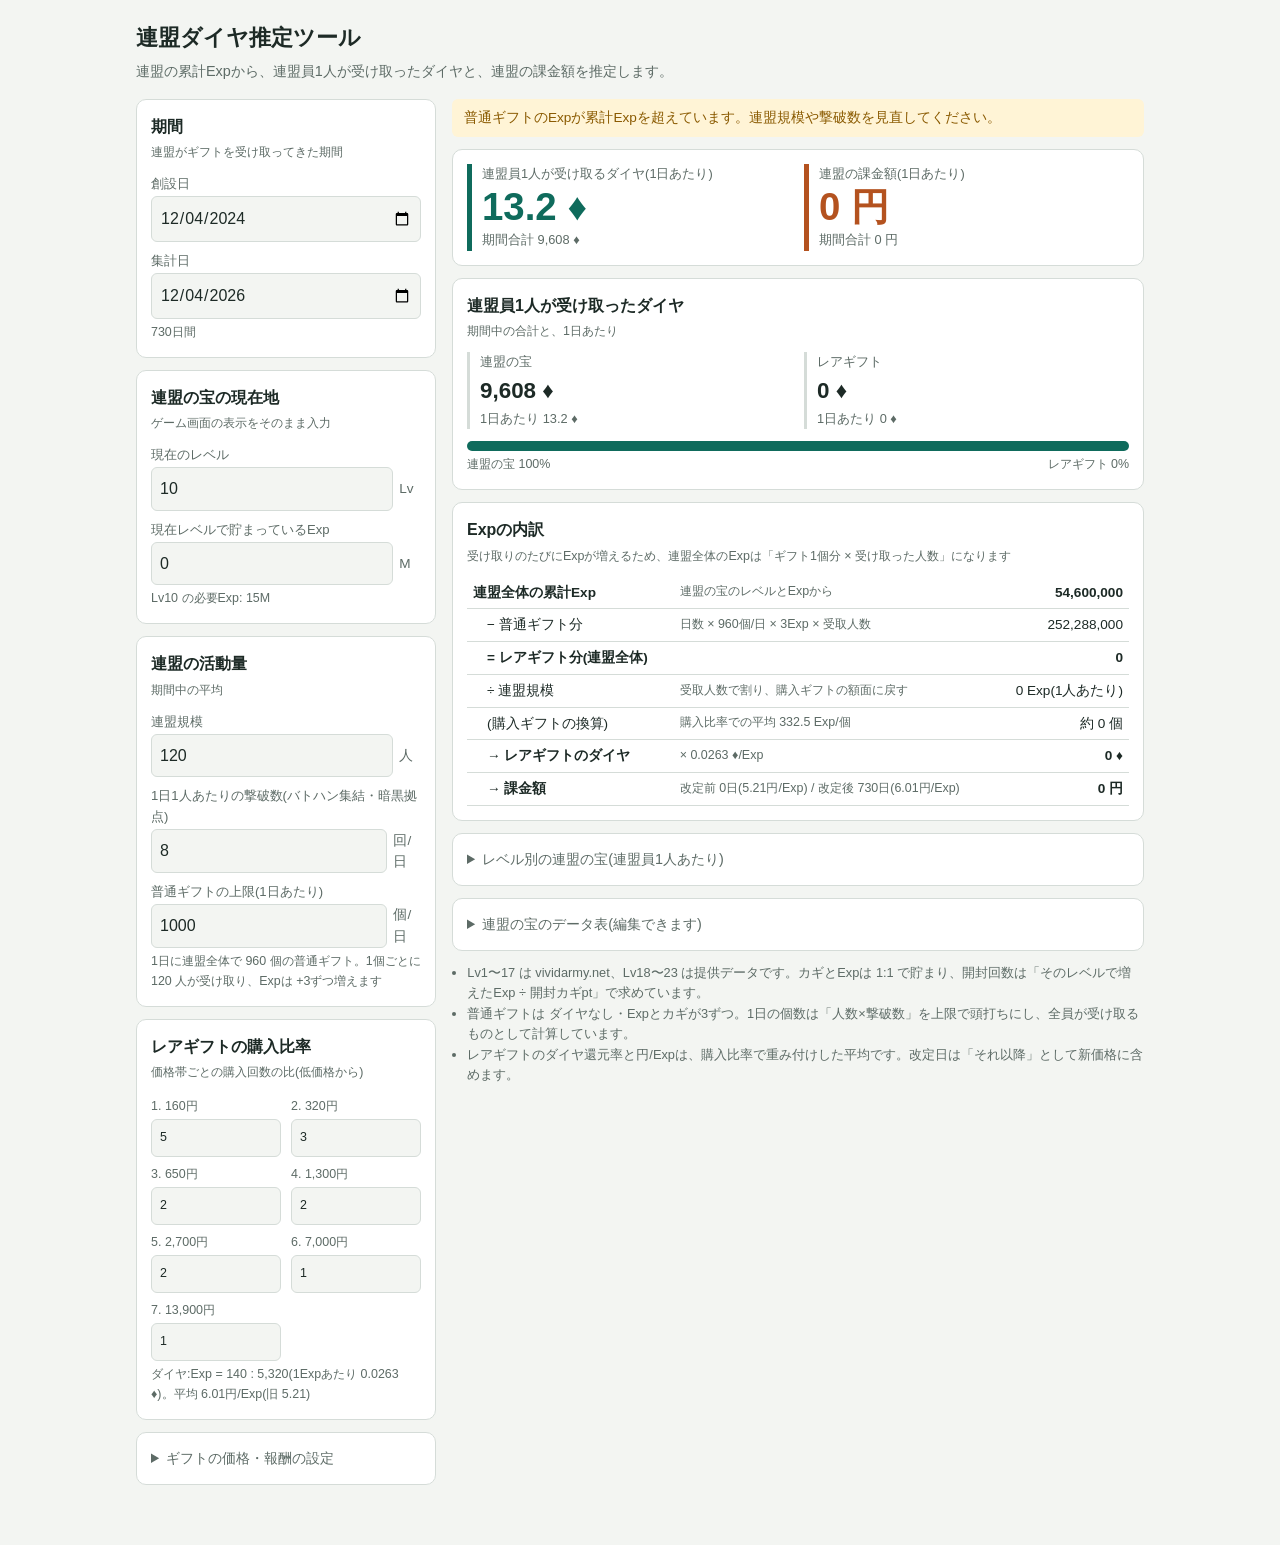
<file: 連盟ダイヤ推定ツール.html>
<!DOCTYPE html>
<html lang="ja">
<head>
<meta charset="utf-8">
<meta name="viewport" content="width=device-width, initial-scale=1, viewport-fit=cover">
<title>連盟ダイヤ推定ツール</title>
<style>
:root{--bg:#f3f5f2;--panel:#fff;--ink:#1d2a26;--sub:#5d6b66;--line:#d5dcd8;--acc:#0f6b5c;--acc2:#b4521f;--warn:#8a5a00;--warnbg:#fff4d6;
box-sizing:border-box;padding-top:env(safe-area-inset-top,0px);padding-bottom:env(safe-area-inset-bottom,0px)}
@media (prefers-color-scheme:dark){:root:not([data-theme="light"]){--bg:#121815;--panel:#1b2420;--ink:#e6ede9;--sub:#9db0a8;--line:#2e3b36;--acc:#4fc3ad;--acc2:#f09a68;--warn:#f2c76a;--warnbg:#3a3116}}
:root[data-theme="dark"]{--bg:#121815;--panel:#1b2420;--ink:#e6ede9;--sub:#9db0a8;--line:#2e3b36;--acc:#4fc3ad;--acc2:#f09a68;--warn:#f2c76a;--warnbg:#3a3116}
html{scroll-padding-top:env(safe-area-inset-top,0px)}
*{box-sizing:border-box}
body{margin:0;background:var(--bg);color:var(--ink);font-family:"Noto Sans JP","Hiragino Sans","Yu Gothic",sans-serif;line-height:1.6}
main{max-width:1040px;margin:0 auto;padding:20px 16px 48px}
h1{font-size:1.4rem;margin:0 0 4px}
h2{font-size:1rem;margin:0 0 4px}
p.lead{margin:0 0 16px;color:var(--sub);font-size:.9rem}
.layout{display:grid;grid-template-columns:300px 1fr;gap:16px;align-items:start}
@media (max-width:820px){.layout{grid-template-columns:1fr}}
@media (min-width:821px){aside{position:sticky;top:12px}}
section,.card{background:var(--panel);border:1px solid var(--line);border-radius:10px;padding:14px;margin-bottom:12px}
.scope{font-size:.78rem;color:var(--sub);margin:0 0 10px}
label{display:block;font-size:.82rem;color:var(--sub);margin-top:8px}
.in{display:flex;align-items:center;gap:6px;margin-top:2px}
.in span{color:var(--sub);font-size:.85rem;min-width:1.6em}
input{width:100%;padding:8px;font:inherit;color:var(--ink);background:var(--bg);border:1px solid var(--line);border-radius:6px}
input:focus-visible,button:focus-visible,summary:focus-visible{outline:2px solid var(--acc);outline-offset:1px}
.hint{font-size:.78rem;color:var(--sub);margin:4px 0 0;min-height:1.2em}
.row{display:grid;grid-template-columns:repeat(auto-fit,minmax(210px,1fr));gap:12px}
.c{border-left:3px solid var(--line);padding-left:10px}
.c .k{font-size:.8rem;color:var(--sub)}
.c .v{font-size:1.4rem;font-weight:700;font-variant-numeric:tabular-nums}
.c .s{font-size:.8rem;color:var(--sub)}
.hero .c{border-left-width:5px}
.hero .v{font-size:2.4rem;line-height:1.2}
.hero .a{border-color:var(--acc)}.hero .a .v{color:var(--acc)}
.hero .b{border-color:var(--acc2)}.hero .b .v{color:var(--acc2)}
.bar{display:flex;height:10px;border-radius:5px;overflow:hidden;background:var(--line);margin:12px 0 4px}
.bar i{display:block;background:var(--acc)}.bar i+i{background:var(--acc2)}
.legend{font-size:.78rem;color:var(--sub);display:flex;justify-content:space-between}
.warn{background:var(--warnbg);color:var(--warn);border-radius:6px;padding:8px 12px;margin:0 0 12px;font-size:.85rem}
.scroll{overflow-x:auto}
table{border-collapse:collapse;width:100%;font-size:.85rem;font-variant-numeric:tabular-nums}
th,td{border-bottom:1px solid var(--line);padding:5px 6px;text-align:right;white-space:nowrap}
th:first-child,td:first-child{text-align:left;white-space:normal}
td:nth-child(2){color:var(--sub);font-size:.78rem;text-align:left}
td input{padding:4px 6px;min-width:96px;text-align:right}
#tbl td:nth-child(2){text-align:right;color:inherit;font-size:inherit}
#tiers td:nth-child(2){text-align:right;color:inherit;font-size:inherit}
.mix{display:grid;grid-template-columns:repeat(2,1fr);gap:4px 10px}
.mix label{margin-top:4px;font-size:.78rem}
button{font:inherit;padding:6px 12px;border:1px solid var(--line);border-radius:6px;background:var(--bg);color:var(--ink);cursor:pointer}
details{margin-top:8px}
summary{cursor:pointer;color:var(--sub);font-size:.9rem}
ul.note{margin:8px 0 0;padding-left:1.2em;color:var(--sub);font-size:.8rem}
</style>
</head>
<body>
<main>
<h1>連盟ダイヤ推定ツール</h1>
<p class="lead">連盟の累計Expから、連盟員1人が受け取ったダイヤと、連盟の課金額を推定します。</p>
<div class="layout">
<aside>
<section>
<h2>期間</h2><p class="scope">連盟がギフトを受け取ってきた期間</p>
<label for="start">創設日</label><div class="in"><input type="date" id="start"></div>
<label for="end">集計日</label><div class="in"><input type="date" id="end"></div>
<p class="hint" id="hDays"></p>
</section>
<section>
<h2>連盟の宝の現在地</h2><p class="scope">ゲーム画面の表示をそのまま入力</p>
<label for="lv">現在のレベル</label><div class="in"><input type="number" id="lv" min="1" value="10"><span>Lv</span></div>
<label for="exp">現在レベルで貯まっているExp</label><div class="in"><input type="number" id="exp" min="0" step="0.01" value="0"><span>M</span></div>
<p class="hint" id="hLv"></p>
</section>
<section>
<h2>連盟の活動量</h2><p class="scope">期間中の平均</p>
<label for="mem">連盟規模</label><div class="in"><input type="number" id="mem" min="1" value="120"><span>人</span></div>
<label for="kill">1日1人あたりの撃破数(バトハン集結・暗黒拠点)</label><div class="in"><input type="number" id="kill" min="0" value="8"><span>回/日</span></div>
<label for="cap">普通ギフトの上限(1日あたり)</label><div class="in"><input type="number" id="cap" min="0" value="1000"><span>個/日</span></div>
<p class="hint" id="hNorm"></p>
</section>
<section>
<h2>レアギフトの購入比率</h2><p class="scope">価格帯ごとの購入回数の比(低価格から)</p>
<div class="mix" id="mix"></div>
<p class="hint" id="hMix"></p>
</section>
<details class="card">
<summary>ギフトの価格・報酬の設定</summary>
<div class="scroll"><table id="tiers"></table></div>
<label>価格改定日<div class="in"><input type="date" id="cut" value="2024-04-27"></div></label>
</details>
</aside>

<div>
<div id="warns"></div>
<div class="row hero card" id="hero"></div>
<section>
<h2>連盟員1人が受け取ったダイヤ</h2><p class="scope">期間中の合計と、1日あたり</p>
<div class="row" id="dia"></div>
<div class="bar" id="bar"></div><div class="legend" id="legend"></div>
</section>
<section>
<h2>Expの内訳</h2><p class="scope">受け取りのたびにExpが増えるため、連盟全体のExpは「ギフト1個分 × 受け取った人数」になります</p>
<div class="scroll"><table id="flow"></table></div>
</section>
<details class="card"><summary>レベル別の連盟の宝(連盟員1人あたり)</summary><div class="scroll"><table id="detail"></table></div></details>
<details class="card"><summary>連盟の宝のデータ表(編集できます)</summary>
<div class="scroll"><table id="tbl"></table></div>
<p><button id="add" type="button">レベルを追加</button></p></details>
<ul class="note">
<li>Lv1〜17 は vividarmy.net、Lv18〜23 は提供データです。カギとExpは 1:1 で貯まり、開封回数は「そのレベルで増えたExp ÷ 開封カギpt」で求めています。</li>
<li>普通ギフトは ダイヤなし・Expとカギが3ずつ。1日の個数は「人数×撃破数」を上限で頭打ちにし、全員が受け取るものとして計算しています。</li>
<li>レアギフトのダイヤ還元率と円/Expは、購入比率で重み付けした平均です。改定日は「それ以降」として新価格に含めます。</li>
</ul>
</div>
</div>
</main>
<script>
const DATA=[[1500000,450000,75],[2250000,525000,85],[3150000,600000,100],[4200000,675000,115],[5400000,750000,130],[6750000,825000,145],[8250000,900000,160],[10500000,975000,175],[12600000,1050000,190],[15000000,1500000,275],[18000000,1650000,305],[22500000,1800000,335],[28500000,1950000,365],[36000000,2100000,395],[45000000,2250000,430],[57000000,2400000,460],[75000000,2550000,495],[97500000,2700000,525],[123000000,2850000,560],[130000000,3300000,655],[180000000,3600000,720],[218000000,3900000,780],[263000000,4200000,850],[null,null,null]];
const $=id=>document.getElementById(id);
const fmtD=d=>d.getFullYear()+'-'+String(d.getMonth()+1).padStart(2,'0')+'-'+String(d.getDate()).padStart(2,'0');
const utc=s=>{const [y,m,d]=s.split('-').map(Number);return Date.UTC(y,m-1,d)};
const n0=x=>Math.round(x).toLocaleString('ja-JP');
const n1=x=>x.toLocaleString('ja-JP',{maximumFractionDigits:1});
const n2=x=>x.toLocaleString('ja-JP',{maximumFractionDigits:2});
const now=new Date();
$('end').value=fmtD(now);
$('start').value=fmtD(new Date(now.getFullYear()-2,now.getMonth(),now.getDate()));
function buildTable(){
  let h='<tr><th>Lv</th><th>次Lv Exp</th><th>開封カギpt</th><th>ダイヤ(♦)</th></tr>';
  DATA.forEach((r,i)=>{h+=`<tr><td>${i+1}</td>`+r.map((v,j)=>`<td><input type="number" min="0" data-r="${i}" data-c="${j}" value="${v??''}" aria-label="Lv${i+1}の${['次Lv Exp','開封カギpt','ダイヤ'][j]}"></td>`).join('')+'</tr>'});
  $('tbl').innerHTML=h;
}
function rows(){const o=[];document.querySelectorAll('#tbl tr').forEach((tr,i)=>{if(i)o.push([...tr.querySelectorAll('input')].map(x=>x.value===''?null:Number(x.value)))});return o}
const card=(k,v,s,cls)=>`<div class="c ${cls||''}"><div class="k">${k}</div><div class="v">${v}</div><div class="s">${s||''}</div></div>`;
const TIERS=[[160,120,5,20,5],[320,240,5,40,3],[650,600,10,100,2],[1300,1100,10,200,2],[2700,2440,10,450,2],[7000,6100,20,1200,1],[13900,12000,20,2400,1]];
const n4=x=>x.toLocaleString('ja-JP',{maximumFractionDigits:4});
function buildTiers(){
  let h='<tr><th>新価格(円)</th><th>旧価格(円)</th><th>ダイヤ</th><th>Exp・カギ</th></tr>';
  TIERS.forEach((t,i)=>{h+='<tr>'+t.slice(0,4).map((v,j)=>`<td><input type="number" min="0" data-t="${i}" data-j="${j}" value="${v}" aria-label="${i+1}段目の${['新価格','旧価格','ダイヤ','Exp・カギ'][j]}"></td>`).join('')+'</tr>'});
  $('tiers').innerHTML=h;
  $('mix').innerHTML=TIERS.map((t,i)=>`<label>${i+1}. <span id="mx${i}"></span><div class="in"><input type="number" min="0" step="0.1" data-w="${i}" value="${t[4]}" aria-label="${i+1}段目の購入比率"></div></label>`).join('');
}
function tiers(){
  const T=[...document.querySelectorAll('#tiers tr')].slice(1).map(tr=>[...tr.querySelectorAll('input')].map(x=>Number(x.value)||0));
  const w=[...document.querySelectorAll('#mix input')].map(x=>Math.max(0,Number(x.value)||0));
  return T.map((t,i)=>({np:t[0],op:t[1],d:t[2],x:t[3],w:w[i]}));
}
function calc(){
  const R=rows(),L=Math.max(1,parseInt($('lv').value)||1),e=Math.max(0,Number($('exp').value)||0)*1e6;
  const mem=Math.max(1,Number($('mem').value)||1),kill=Math.max(0,Number($('kill').value)||0),cap=Math.max(0,Number($('cap').value)||0);
  const s=utc($('start').value),t=utc($('end').value),c=utc($('cut').value);
  const T=tiers();
  T.forEach((x,i)=>{$('mx'+i).textContent=n0(x.np)+'円'});
  const sw=T.reduce((a,x)=>a+x.w,0),wX=T.reduce((a,x)=>a+x.w*x.x,0),wD=T.reduce((a,x)=>a+x.w*x.d,0);
  const wN=T.reduce((a,x)=>a+x.w*x.np,0),wO=T.reduce((a,x)=>a+x.w*x.op,0);
  const dpe=wX>0?wD/wX:0,yN=wX>0?wN/wX:0,yO=wX>0?wO/wX:0;
  $('hMix').textContent=wX>0?`ダイヤ:Exp = ${n1(wD)} : ${n0(wX)}(1Expあたり ${n4(dpe)} ♦)。平均 ${n2(yN)}円/Exp(旧 ${n2(yO)})`:'購入比率を入力してください';
  const W=[];
  if(!(t>s)) W.push('集計日は創設日より後にしてください。');
  const days=Math.max(1,(t-s)/864e5);
  $('hDays').textContent=t>s?`${n0(days)}日間`:'';
  const cur=R[L-1];
  $('hLv').textContent=cur&&cur[0]!=null?`Lv${L} の必要Exp: ${n1(cur[0]/1e6)}M`:`Lv${L} のデータが未入力です`;
  const raw=mem*kill,gpd=Math.min(raw,cap);
  $('hNorm').textContent=`1日に連盟全体で ${n0(gpd)} 個の普通ギフト${raw>cap?`(上限 ${n0(cap)} 個で頭打ち)`:''}。1個ごとに ${n0(mem)} 人が受け取り、Expは +3ずつ増えます`;
  let cum=0,chest=0,det=[],ok=true;
  for(let k=1;k<=L;k++){
    const r=R[k-1]||[null,null,null],gain=k<L?r[0]:e;
    if(gain==null){W.push(`Lv${k} の「次Lv Exp」が未入力のため、累計Expを正しく計算できません。`);ok=false;break}
    cum+=gain;
    if(r[1]&&r[2]!=null){const o=gain/r[1],d=o*r[2];chest+=d;det.push([k,gain,o,d])}
    else{W.push(`Lv${k} のカギpt・ダイヤが未入力のため、このレベルの宝のダイヤは含めていません。`);det.push([k,gain,null,null])}
  }
  if(ok&&cur&&cur[0]!=null&&e>cur[0]) W.push(`入力したExpが Lv${L} の必要Expを超えています。レベルを確認してください。`);
  const norm=days*gpd*3*mem;
  let rare=cum-norm;
  if(rare<0){W.push('普通ギフトのExpが累計Expを超えています。連盟規模や撃破数を見直してください。');rare=0}
  const rareP=rare/mem, gift=rareP*dpe, tot=chest+gift;
  const dB=Math.min(Math.max((Math.min(t,c)-s)/864e5,0),days),dA=days-dB;
  const yen=rareP*(yO*dB+yN*dA)/days;
  const cnt=wX>0?rareP/(wX/sw):0;
  $('warns').innerHTML=W.map(w=>`<p class="warn">${w}</p>`).join('');
  $('hero').innerHTML=card('連盟員1人が受け取るダイヤ(1日あたり)',n1(tot/days)+' ♦',`期間合計 ${n0(tot)} ♦`,'a')+card('連盟の課金額(1日あたり)',n0(yen/days)+' 円',`期間合計 ${n0(yen)} 円`,'b');
  $('dia').innerHTML=card('連盟の宝',n0(chest)+' ♦',`1日あたり ${n1(chest/days)} ♦`)+card('レアギフト',n0(gift)+' ♦',`1日あたり ${n1(gift/days)} ♦`);
  const pc=tot>0?chest/tot*100:0;
  $('bar').innerHTML=`<i style="width:${pc}%"></i><i style="width:${100-pc}%"></i>`;
  $('legend').innerHTML=`<span>連盟の宝 ${n0(pc)}%</span><span>レアギフト ${n0(100-pc)}%</span>`;
  const tr=(a,b,c2,bold)=>`<tr><${bold?'th':'td'}>${a}</${bold?'th':'td'}><td>${b}</td><${bold?'th':'td'}>${c2}</${bold?'th':'td'}></tr>`;
  $('flow').innerHTML=
    tr('連盟全体の累計Exp','連盟の宝のレベルとExpから',n0(cum),1)+
    tr('　− 普通ギフト分','日数 × '+n0(gpd)+'個/日 × 3Exp × 受取人数',n0(norm))+
    tr('　= レアギフト分(連盟全体)','',n0(rare),1)+
    tr('　÷ 連盟規模','受取人数で割り、購入ギフトの額面に戻す',n0(rareP)+' Exp(1人あたり)')+
    tr('　(購入ギフトの換算)','購入比率での平均 '+n1(sw>0?wX/sw:0)+' Exp/個','約 '+n0(cnt)+' 個')+
    tr('　→ レアギフトのダイヤ','× '+n4(dpe)+' ♦/Exp',n0(gift)+' ♦',1)+
    tr('　→ 課金額','改定前 '+n0(dB)+'日('+n2(yO)+'円/Exp) / 改定後 '+n0(dA)+'日('+n2(yN)+'円/Exp)',n0(yen)+' 円',1);
  let h='<tr><th>Lv</th><th>増えたExp</th><th>開封回数</th><th>ダイヤ(♦)</th></tr>';
  det.forEach(d=>{h+=`<tr><td>${d[0]}</td><td style="text-align:right;color:inherit;font-size:inherit">${n0(d[1])}</td><td>${d[2]==null?'-':n2(d[2])}</td><td>${d[3]==null?'-':n0(d[3])}</td></tr>`});
  h+=`<tr><th>合計</th><th>${n0(cum)}</th><th></th><th>${n0(chest)}</th></tr>`;
  $('detail').innerHTML=h;
}
$('add').onclick=()=>{const r=rows();DATA.length=0;r.forEach(x=>DATA.push(x));DATA.push([null,null,null]);buildTable();calc()};
document.addEventListener('input',calc);
buildTable();buildTiers();calc();
</script>
</body>
</html>
</file>
<file: site-common.css>
/* site-common.css — メニュー / フッター共通スタイル（元ツールの style.css から抽出） */

/* ===== サイトメニュー（ページ右上） ===== */
/* body基準の絶対配置。元ツールでは .header { position: relative } 内に置いていたため、
   body の padding(1rem) 分を足して同じ位置に見えるようにしている */
.site-menu { position: absolute; top: 1.6rem; right: 1.6rem; z-index: 50; }
.site-menu-btn {
  display: flex;
  align-items: center;
  gap: 0.4rem;
  padding: 0.35rem 0.7rem;
  border-radius: 0.375rem;
  border: 1px solid rgba(255, 255, 255, 0.35);
  background: rgba(15, 23, 42, 0.45);
  backdrop-filter: blur(6px);
  color: #f1f5f9;
  font-family: 'Rajdhani', sans-serif;
  font-size: 0.95rem;
  font-weight: 600;
  cursor: pointer;
  transition: background 0.2s ease;
}
.site-menu-btn:hover { background: rgba(15, 23, 42, 0.7); }
.site-menu-icon { font-size: 1.1rem; line-height: 1; }
.site-menu-panel {
  position: absolute;
  top: calc(100% + 0.4rem);
  right: 0;
  width: max-content;
  min-width: 13rem;
  max-width: min(86vw, 20rem);
  padding: 0.4rem;
  background: linear-gradient(135deg, #1e293b 0%, #0f172a 100%);
  border: 1px solid rgba(59, 130, 246, 0.5);
  border-radius: 0.5rem;
  box-shadow: 0 8px 24px rgba(0, 0, 0, 0.5), 0 0 16px rgba(59, 130, 246, 0.3);
}
.site-menu-panel[hidden] { display: none; }
.site-menu-title { padding: 0.25rem 0.6rem 0.4rem; font-size: 0.75rem; font-weight: 600; color: #94a3b8; }
.site-menu-item {
  display: flex;
  align-items: center;
  justify-content: space-between;
  gap: 0.75rem;
  padding: 0.55rem 0.6rem;
  border-radius: 0.375rem;
  color: #e2e8f0;
  font-family: 'Rajdhani', sans-serif;
  font-size: 0.95rem;
  font-weight: 600;
  text-decoration: none;
}
a.site-menu-item:hover { background: rgba(37, 99, 235, 0.35); }
.site-menu-item.current { color: #fde047; background: rgba(250, 204, 21, 0.08); }
.site-menu-item.disabled { color: #64748b; cursor: default; }
.site-menu-tag { font-size: 0.7rem; font-weight: 600; color: #94a3b8; white-space: nowrap; }
.site-menu-item.current .site-menu-tag { color: #fde047; }

@media (max-width: 640px) {
  /* スマホ：ボタンはアイコンのみ */
  .site-menu-btn-label { display: none; }
  .site-menu-btn { padding: 0.35rem 0.6rem; }
}

/* ===== フッター（クレジット・注意書き） ===== */
.site-footer-wrap { max-width: 1400px; margin: 0 auto; }
.site-footer {
  margin-top: 2rem;
  padding: 1rem 1.25rem;
  border-top: 1px solid rgba(59, 130, 246, 0.3);
  font-family: 'Rajdhani', sans-serif;
  font-size: 0.8rem;
  line-height: 1.7;
  color: #94a3b8;
  text-align: center;
}
.site-footer p { white-space: pre-line; }
.site-footer p + p { margin-top: 0.4rem; }
.site-footer a { color: #93c5fd; text-decoration: underline; }
.footer-notice {
  display: inline-block;
  padding: 0.5rem 0.75rem;
  border: 1px solid rgba(251, 191, 36, 0.35);
  border-radius: 0.375rem;
  background: rgba(251, 191, 36, 0.06);
  color: #fcd34d;
}
.footer-copyright { color: #64748b; font-size: 0.75rem; }
</file>
